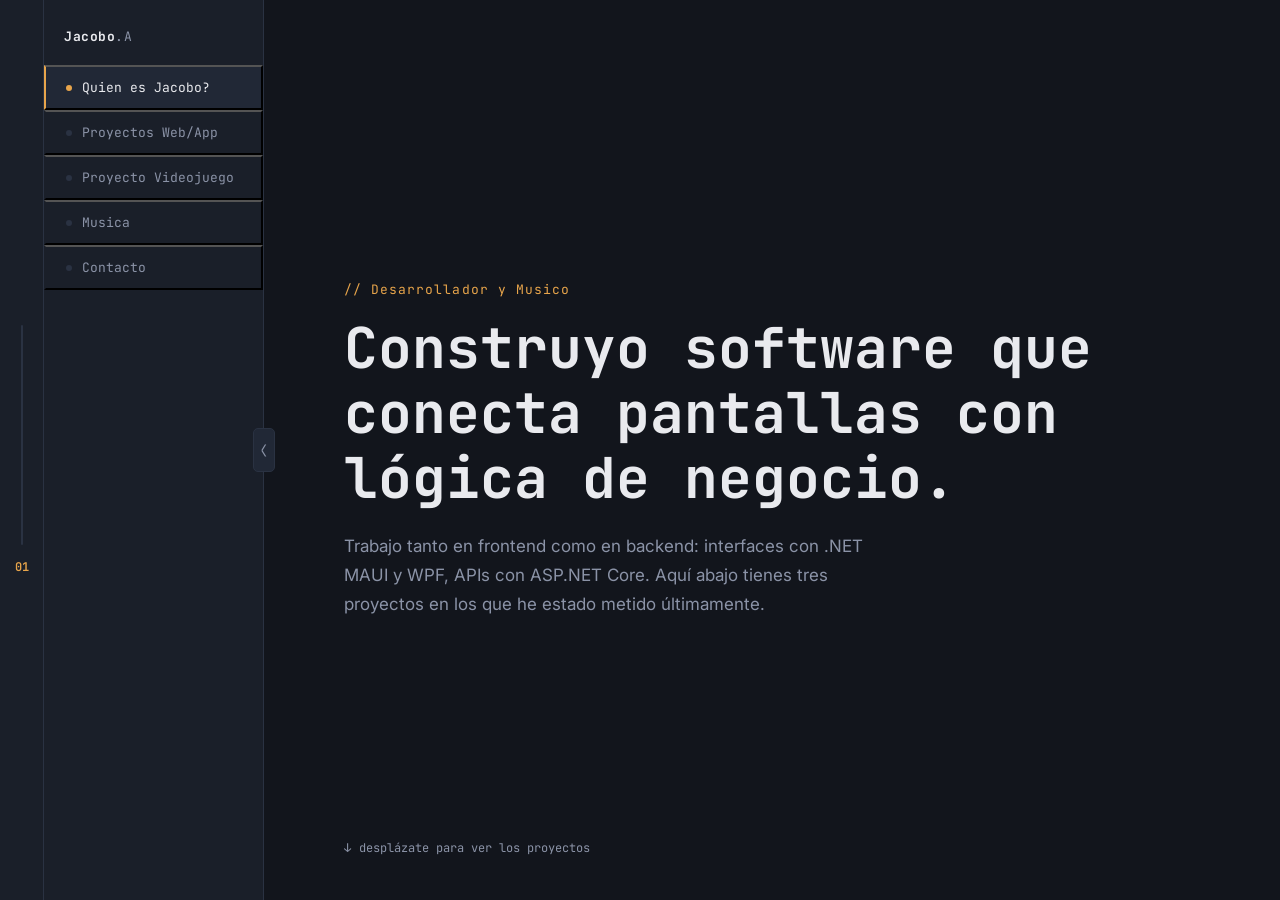
<file: index.html>
<!DOCTYPE html>
<html lang="es-es">
<head>
<meta charset="UTF-8">
<meta name="viewport" content="width=device-width, initial-scale=1.0">
<title>Jacobo A. Proyectos</title>
<link rel="preconnect" href="https://fonts.googleapis.com">
<link rel="stylesheet" href="Views/CSS/index.css">
<link rel="icon" href="Images/Logo.ico" type="image/x-icon">
<link rel="preconnect" href="https://fonts.gstatic.com" crossorigin>
<link href="https://fonts.googleapis.com/css2?family=JetBrains+Mono:wght@400;500;600;700&family=Inter:wght@400;500;600&display=swap" rel="stylesheet">
<meta name="description" content="Portafolio de Jacobo Álvarez Delgado: desarrollador .NET MAUI/WASP, .net,.net maui, maui, HTML, html, PHP, php, CSS, JS, JavaScript, javaScript,javascript, creador de videojuegos Unity y músico autodidacta.">
<meta property="og:title" content="Jacobo A. Proyectos">
<meta property="og:description" content="Portafolio de desarrollador y músico">
<meta property="og:image" content="https://jacoboalvarez.github.io/JacoboALV/Images/Logo.png">
<meta property="og:url" content="https://jacoboalvarez.github.io/JacoboALV/index.html#home">
<meta property="og:type" content="website">
<meta name="twitter:card" content="summary_large_image">
<meta name="twitter:title" content="Jacobo A. Proyectos">
<meta name="twitter:description" content="Portafolio de desarrollador y músico">
<meta name="twitter:image" content="https://jacoboalvarez.github.io/JacoboALV/Images/Logo.png">
<script type="application/ld+json">
{
  "@context": "https://schema.org",
  "@type": "Person",
  "name": "Jacobo Álvarez Delgado",
  "url": "https://jacoboalvarez.github.io/JacoboALV/",
  "sameAs": [
    "https://github.com/JacoboAlvarez",
    "https://www.linkedin.com/in/jacobo-alvarez-delgado-"
  ],
  "occupation": "Software Developer / Music Producer",
  "address": {
    "@type": "Alcala de Henares",
    "addressLocality": "Madrid / Alcala de Henares"
  }
}
</script>
</head>
<body>
<!-- TODO:
CAMBIAR RUTAS DE LAS IMAGENES DE VIDEOJUEGOS DE PROYECTOS 
-->
  <div class="gutter">
    <div class="rule" id="rule"></div>
    <div class="num" id="lineNum">01</div>
  </div>

  <nav class="tabstrip" id="tabstrip">
    <div class="brand"><b>Jacobo</b>.A</div>
    <button class="tab active" data-target="home"><span class="dot"></span>Quien es Jacobo?</button>
    <button class="tab" data-target="salovet"><span class="dot"></span>Proyectos Web/App</button>
    <button class="tab" data-target="futballance"><span class="dot"></span>Proyecto Videojuego</button>
    <button class="tab" data-target="softphone"><span class="dot"></span>Musica</button>
    <button class="tab" data-target="contacto"><span class="dot"></span>Contacto</button>
  </nav>

  <button class="sidebar-toggle" id="sidebarToggle" aria-label="Contraer barra lateral" aria-expanded="true">⟨</button>

  <main class="scroller" id="scroller">

    <!-- 1. QUIEN ES JACOBO -->
    <section class="panel" id="home">
      <div>
        <div class="eyebrow">// Desarrollador y Musico </div>
        <h1>Construyo software que conecta pantallas con lógica de negocio.</h1>
        <p class="lede">Trabajo tanto en frontend como en backend: interfaces con .NET MAUI y WPF, APIs con ASP.NET Core. Aquí abajo tienes tres proyectos en los que he estado metido últimamente.</p>
      </div>
      <div class="scroll-hint"><span class="arrow">↓</span> desplázate para ver los proyectos</div>
    </section>

    <!-- 2. PROYECTOS WEB -->
    <section class="panel" id="salovet">
      <div class="content-grid">
        <div>
          <div class="eyebrow">Proyectos Web/App</div>
          <h2>Proyectos</h2>
          <span class="tag">.NET MAUI + ASP.NET Core + Java </span>
          <ul class="facts">
            <li>App de gestión veterinaria, con frontend en MAUI y API en ASP.NET Core, con integracion de IA</li>
            <li>Aplicacion de Gestion de Inventario de Pequeñas Empresas</li>
            <li>Pagina Web de Sistema de Comunicacion Cerrado seguro privado para grupos</li>
            <li>Aplicacion de tipo SoftPhone para comunicacion de Centralita >>> Clientes</li>
          </ul>
        </div>
        <div class="code-card">
          <div class="file">JacoboA.zip</div>
          <div><span class="kw">public class</span> 2025-2026</div>
          <div>{</div>
          <div>&nbsp;&nbsp;Akihabara Market ✓</div>
          <div>&nbsp;&nbsp;Salovet ✓</div>
          <div>&nbsp;&nbsp;J-SEND ⌛</div>
          <div>&nbsp;&nbsp;SoftPhone ✓</div>
          <div>}</div>
        </div>
      </div>
      <a class="ver-mas" href="Views/proyectos.html">Ver más →</a>
    </section>

    <!-- 3. PROYECTOS DE VIDEOJOGO -->
    <section class="panel" id="futballance">
      <div class="content-grid">
        <div>
          <div class="eyebrow">Proyectos de Videojuegos</div>
          <h2>Videojuegos</h2>
          <span class="tag">Unity + C# + SpriteMaker</span>
          <ul class="facts">
            <li>Videojuegos tipo Plataformas</li>
            <li>Creacion y Animacion de Sprites</li>
            <li>Creativa de Narracion de Historias</li>
          </ul>
        </div>
        <div class="code-card">
          <div><span class="kw">public games</span> 2025-2026</div>
          <div>{</div>
          <div>&nbsp;&nbsp;Leaf Knight ✓</div>
          <div>&nbsp;&nbsp;La Niebla ⌛</div>
          <div>}</div>
        </div>
      </div>
      <a class="ver-mas" href="Views/videojuegos.html">Ver más →</a>
    </section>

    <!-- 4. Musica -->
    <section class="panel" id="softphone">
      <div class="content-grid">
        <div>
          <div class="eyebrow">Proyecto Musica</div>
          <h2>Musica</h2>
          <span class="tag">FL Studio + Guitar + Bass + Drums </span>
          <ul class="facts">
            <li>Autodidacta</li>
            <li>Sistema completo de grabacion de instrumentos de cuerda</li>
            <li>Creacion de Canciones abarcando distintos generos</li>
          </ul>
        </div>
        <div class="code-card">
          <div class="file">Musica</div>
          <div>&lt;<b>Discos</b>&gt;</div>
          <div>&nbsp;&nbsp;&lt;DESAHOGO&gt;</div>
             <div>&nbsp;&nbsp;&nbsp;&lt;3/4 : "AL final la conoci, Cadenas de Agosto, Desahogo, ?&gt;</div>
          <div>&nbsp;&nbsp;&lt;DESAHOGO/&gt;</div>
          <div>&nbsp;&nbsp;&lt;DEATH MACHINE&gt;</div>
            <div>&nbsp;&nbsp;&nbsp;&lt;1/4 : "InstaKill, Death Machine, ?  , ?&gt;</div>
          <div>&nbsp;&nbsp;&lt;DEATH MACHINE/&gt;</div>
          <div>&nbsp;&nbsp;&lt;SILENT CRISIS&gt;</div>
            <div>&nbsp;&nbsp;&nbsp;&lt;2/7 : "Begins, Troops of Doom,&gt;</div>
          <div>&nbsp;&nbsp;&lt;SILENT CRISIS/&gt;</div>
          <div>&lt;<b>Discos</b>/&gt;</div>
        </div>
      </div>
      <a class="ver-mas" href="Views/musica.html">Ver más →</a>
    </section>

    <!-- 5. CONTACTO -->
    <section class="panel" id="contacto">
      <div class="contact-grid">
        <div>
          <div class="eyebrow">// Contactame y Hablemos</div>
          <h2>Contacto</h2>
          <p class="lede">¿Tienes un proyecto entre manos o quieres hablar de alguno de estos? Escríbeme.</p>
          <div class="contact-list">
            <a href="mailto:jacobo.alvarez.delgado@gmail.com"><span>Email</span><span class="label">jacobo.alvarez.delgado@gmail.com</span></a>
            <a href="https://github.com/JacoboAlvarez" target="_blank" rel="noopener"><span>GitHub</span><span class="label">/JacoboAlvarez</span></a>
            <a href="https://www.linkedin.com/in/jacobo-alvarez-delgado-/" target="_blank" rel="noopener"><span>LinkedIn</span><span class="label">/in/Jacobo-Alvarez-Delgado</span></a>
          </div>
        </div>
        <div class="contact-img">
          <img src="Images/Foto.jpeg" alt="Foto de Jacobo" class="contact-photo" oncontextmenu="return false;">
        </div>
      </div>
    </section>

  </main>

<script>
  const sections = Array.from(document.querySelectorAll('.panel'));
  const tabs = Array.from(document.querySelectorAll('.tab'));
  const rule = document.getElementById('rule');
  const lineNum = document.getElementById('lineNum');

  const setActive = (id, index) => {
    tabs.forEach(t => t.classList.toggle('active', t.dataset.target === id));
    const pct = (index / (sections.length - 1)) * 100;
    rule.style.setProperty('--fill', pct + '%');
    lineNum.textContent = String(index + 1).padStart(2, '0');
  };

  const observer = new IntersectionObserver((entries) => {
    entries.forEach(entry => {
      if (entry.isIntersecting) {
        entry.target.classList.add('visible');
        const index = sections.indexOf(entry.target);
        setActive(entry.target.id, index);
      }
    });
  }, { root: document.getElementById('scroller'), threshold: 0.1 });

  sections.forEach(s => observer.observe(s));

  tabs.forEach(tab => {
    tab.addEventListener('click', () => {
      document.getElementById(tab.dataset.target).scrollIntoView({ behavior: 'smooth' });
    });
  });

  // ---------- Sidebar retráctil ----------
  const sidebarToggle = document.getElementById('sidebarToggle');
  sidebarToggle.addEventListener('click', () => {
    const collapsed = document.body.classList.toggle('sidebar-collapsed');
    sidebarToggle.textContent = collapsed ? '⟩' : '⟨';
    sidebarToggle.setAttribute('aria-expanded', String(!collapsed));
    sidebarToggle.setAttribute('aria-label', collapsed ? 'Expandir barra lateral' : 'Contraer barra lateral');
  });
</script>
</body>
</html>
</file>
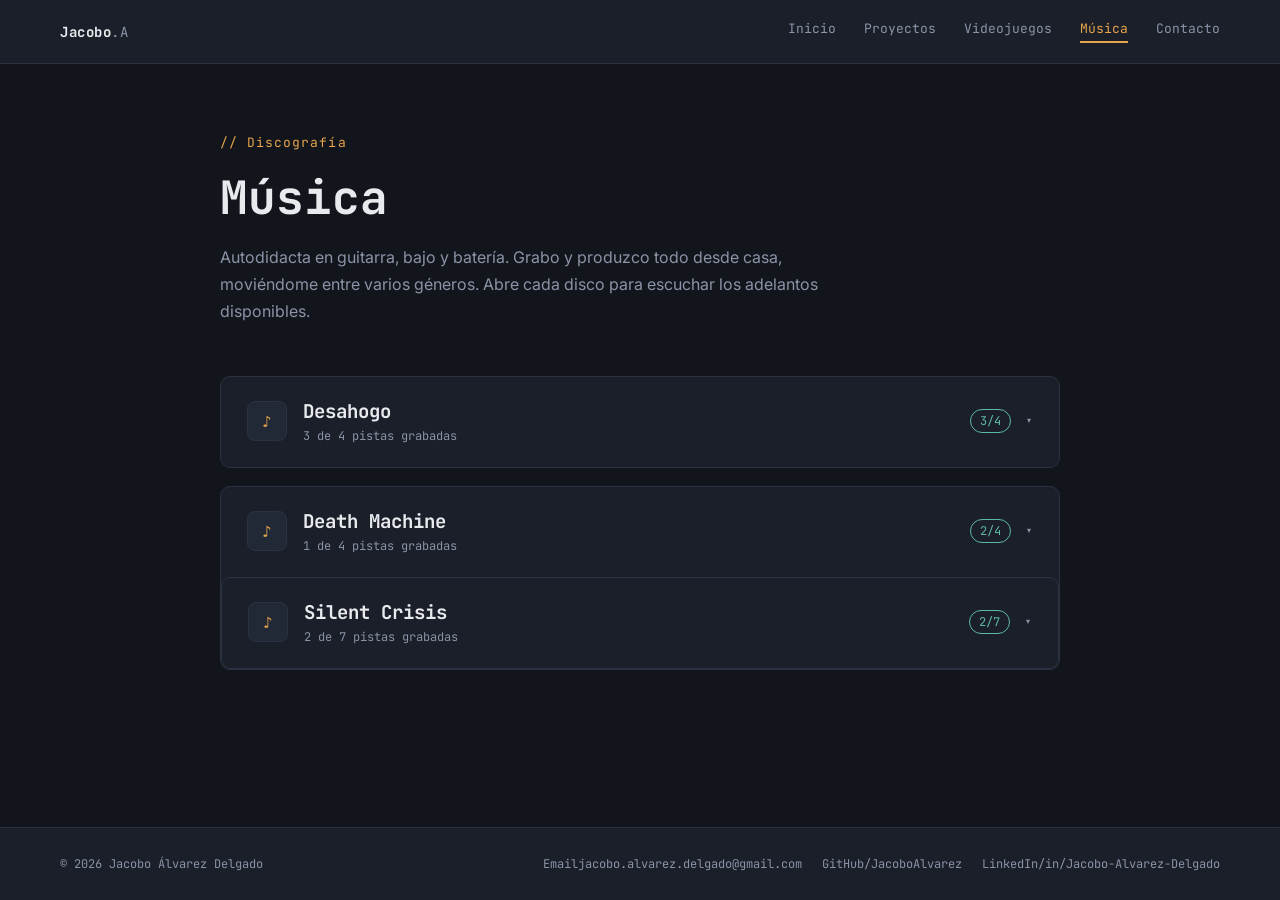
<file: Views/musica.html>
<!DOCTYPE html>
<html lang="es-es">
<head>
<meta charset="UTF-8">
<meta name="viewport" content="width=device-width, initial-scale=1.0">
<title>Jacobo A. — Música</title>
<link rel="preconnect" href="https://fonts.googleapis.com">
<link rel="icon" href="../Images/Logo.ico" type="image/x-icon">
<link rel="preconnect" href="https://fonts.gstatic.com" crossorigin>
<link href="https://fonts.googleapis.com/css2?family=JetBrains+Mono:wght@400;500;600;700&family=Inter:wght@400;500;600&display=swap" rel="stylesheet">
<link rel="stylesheet" href="CSS/musica.css">
<meta name="description" content="Portafolio de Jacobo Álvarez Delgado: desarrollador .NET MAUI/WASP, creador de videojuegos Unity y músico autodidacta.">
<meta property="og:title" content="Jacobo A. Proyectos">
<meta property="og:description" content="Portafolio de desarrollador y músico">
<meta property="og:image" content="https://tudominio.com/Images/Logo.png">
<meta property="og:url" content="https://tudominio.com/">
<meta property="og:type" content="website">
<meta name="twitter:card" content="summary_large_image">
<meta name="twitter:title" content="Jacobo A. Proyectos">
<meta name="twitter:description" content="Portafolio de desarrollador y músico">
<meta name="twitter:image" content="https://tudominio.com/Images/Logo.png">
<script type="application/ld+json">
{
  "@context": "https://schema.org",
  "@type": "Person",
  "name": "Jacobo Álvarez Delgado",
  "url": "https://tudominio.com/",
  "sameAs": [
    "https://github.com/JacoboAlvarez",
    "https://www.linkedin.com/in/jacobo-alvarez-delgado-"
  ],
  "occupation": "Software Developer / Music Producer",
  "address": {
    "@type": "PostalAddress",
    "addressLocality": "Tu Ciudad"
  }
}
</script>
</head>
<body>

  <header>
    <a class="brand" href="../index.html"><b>Jacobo</b>.A</a>
    <nav>
      <a href="../index.html">Inicio</a>
      <a href="proyectos.html">Proyectos</a>
      <a href="videojuegos.html">Videojuegos</a>
      <a href="musica.html" class="current">Música</a>
      <a href="../index.html#contacto">Contacto</a>
    </nav>
  </header>

  <main>
    <div class="page-eyebrow">// Discografía</div>
    <h1>Música</h1>
    <p class="lede">Autodidacta en guitarra, bajo y batería. Grabo y produzco todo desde casa, moviéndome entre varios géneros. Abre cada disco para escuchar los adelantos disponibles.</p>

    <div class="albums">

      <!-- DESAHOGO -->
      <div class="album">
        <button class="album-header" data-album="desahogo">
          <div class="left">
            <div class="icon">♪</div>
            <div>
              <h2>Desahogo</h2>
              <div class="meta">3 de 4 pistas grabadas</div>
            </div>
          </div>
          <div style="display:flex;align-items:center;gap:14px;">
            <span class="badge">3/4</span>
            <span class="chevron">▾</span>
          </div>
        </button>
        <div class="album-body">
          <p class="album-desc">Primer disco en conjunto a mi banda de musica "Werewolf" acompañado de Adrian y Marcos, guitarrista y bajista correspondientes de la banda.
            Es un disco con un estilo Nu-Metal con inspiracion del Heavy Metal. Una forma directa de presentarnos
          </p>

          <div class="track">
            <div class="track-title"><span><span class="num">01</span>Al final la conocí</span></div>
            <audio class="preview-audio" controls controlsList="nodownload noremoteplayback" preload="none" src="../Audio/D2esahogho.mp3"></audio>
          </div>

          <div class="track">
            <div class="track-title"><span><span class="num">02</span>Cadenas de Agosto</span></div>
            <audio class="preview-audio" controls controlsList="nodownload noremoteplayback" preload="none" src="../Audio/desahogo-02.mp3"></audio>
          </div>

          <div class="track">
            <div class="track-title"><span><span class="num">03</span>Desahogo</span></div>
            <audio class="preview-audio" controls controlsList="nodownload noremoteplayback" preload="none" src="../Audio/Desahogho.mp3"></audio>
          </div>

          <div class="track">
            <div class="track-title">
              <span><span class="num">04</span>Sin título</span>
              <span class="track-pending">próximamente</span>
            </div>
          </div>
        </div>
      </div>

      <!-- DEATH MACHINE -->
      <div class="album">
        <button class="album-header" data-album="death-machine">
          <div class="left">
            <div class="icon">♪</div>
            <div>
              <h2>Death Machine</h2>
              <div class="meta">1 de 4 pistas grabadas</div>
            </div>
          </div>
          <div style="display:flex;align-items:center;gap:14px;">
            <span class="badge">2/4</span>
            <span class="chevron">▾</span>
          </div>
        </button>
        <div class="album-body">
          <p class="album-desc">Disco más pesado y directo, con un ambiente mas oscuro y rapido, teniendo de inspiracion a grandes grupos del Trash,Death,Speed Metal.
            Un disco que junta caos y ritmo de una manera agresiva y sucia.
          </p>

          <div class="track">
            <div class="track-title"><span><span class="num">01</span>InstaKill</span></div>
            <audio class="preview-audio" controls controlsList="nodownload noremoteplayback" preload="none" src="../Audio/Instakill.mp3"></audio>
          </div>

          <div class="track">
            <div class="track-title"><span><span class="num">02</span>DeathMachine</span></div
          </div>
        </div>
      </div>

      <!-- SILENT CRISIS -->
      <div class="album">
        <button class="album-header" data-album="silent-crisis">
          <div class="left">
            <div class="icon">♪</div>
            <div>
              <h2>Silent Crisis</h2>
              <div class="meta">2 de 7 pistas grabadas</div>
            </div>
          </div>
          <div style="display:flex;align-items:center;gap:14px;">
            <span class="badge">2/7</span>
            <span class="chevron">▾</span>
          </div>
        </button>
        <div class="album-body">
          <p class="album-desc">El proyecto más ambicioso, todavía en marcha, en el exploro nuevas formas de entender y explorar la musica con otros ritmos y tipo de musica.
            Actualmente esta en proceso, pero siendo en el que mas activo esta el proceso de creacion.
          </p>

          <div class="track">
            <div class="track-title"><span><span class="num">01</span>Begins</span></div>
            <audio class="preview-audio" controls controlsList="nodownload noremoteplayback" preload="none" src="../Audio/Begins.mp3"></audio>
          </div>

          <div class="track">
            <div class="track-title"><span><span class="num">02</span>Troops of Doom</span></div>
            <audio class="preview-audio" controls controlsList="nodownload noremoteplayback" preload="none" src="../Audio/silentcrisis-02.mp3"></audio>
          </div>

          <div class="track">
            <div class="track-title">
              <span><span class="num">03 – 07</span>Sin título</span>
              <span class="track-pending">próximamente</span>
            </div>
          </div>
        </div>
      </div>

    </div>
  </main>

  <footer>
    <span>© 2026 Jacobo Álvarez Delgado</span>
    <div class="socials">
  <a href="mailto:jacobo.alvarez.delgado@gmail.com">
    <span>Email</span><span class="label">jacobo.alvarez.delgado@gmail.com</span>
  </a>
   <a href="https://github.com/JacoboAlvarez" target="_blank" rel="noopener"><span>GitHub</span><span class="label">/JacoboAlvarez</span></a>
  <a href="https://www.linkedin.com/in/jacobo-alvarez-delgado-/" target="_blank" rel="noopener"><span>LinkedIn</span><span class="label">/in/Jacobo-Alvarez-Delgado</span></a>  
    </div>
  </footer>

  <script>

    const LIMITE_SEGUNDOS = 30;

    document.querySelectorAll('.album-header').forEach(btn => {
      btn.addEventListener('click', () => {
        const album = btn.closest('.album');
        const body = album.querySelector('.album-body');
        const isOpen = album.classList.contains('open');

        if (isOpen) {
          album.classList.remove('open');
          body.style.maxHeight = null;
        } else {
          album.classList.add('open');
          body.style.maxHeight = body.scrollHeight + 'px';
        }
      });
    });

    document.querySelectorAll('.preview-audio').forEach(audio => {
      // Bloquea el menú contextual (clic derecho) para evitar "Guardar audio como..."
      audio.addEventListener('contextmenu', e => e.preventDefault());

      // Corta la reproducción al llegar al límite de segundos
      audio.addEventListener('timeupdate', () => {
        if (audio.currentTime >= LIMITE_SEGUNDOS) {
          audio.pause();
          audio.currentTime = 0;
        }
      });
    });
  </script>
</body>
</html>
</file>
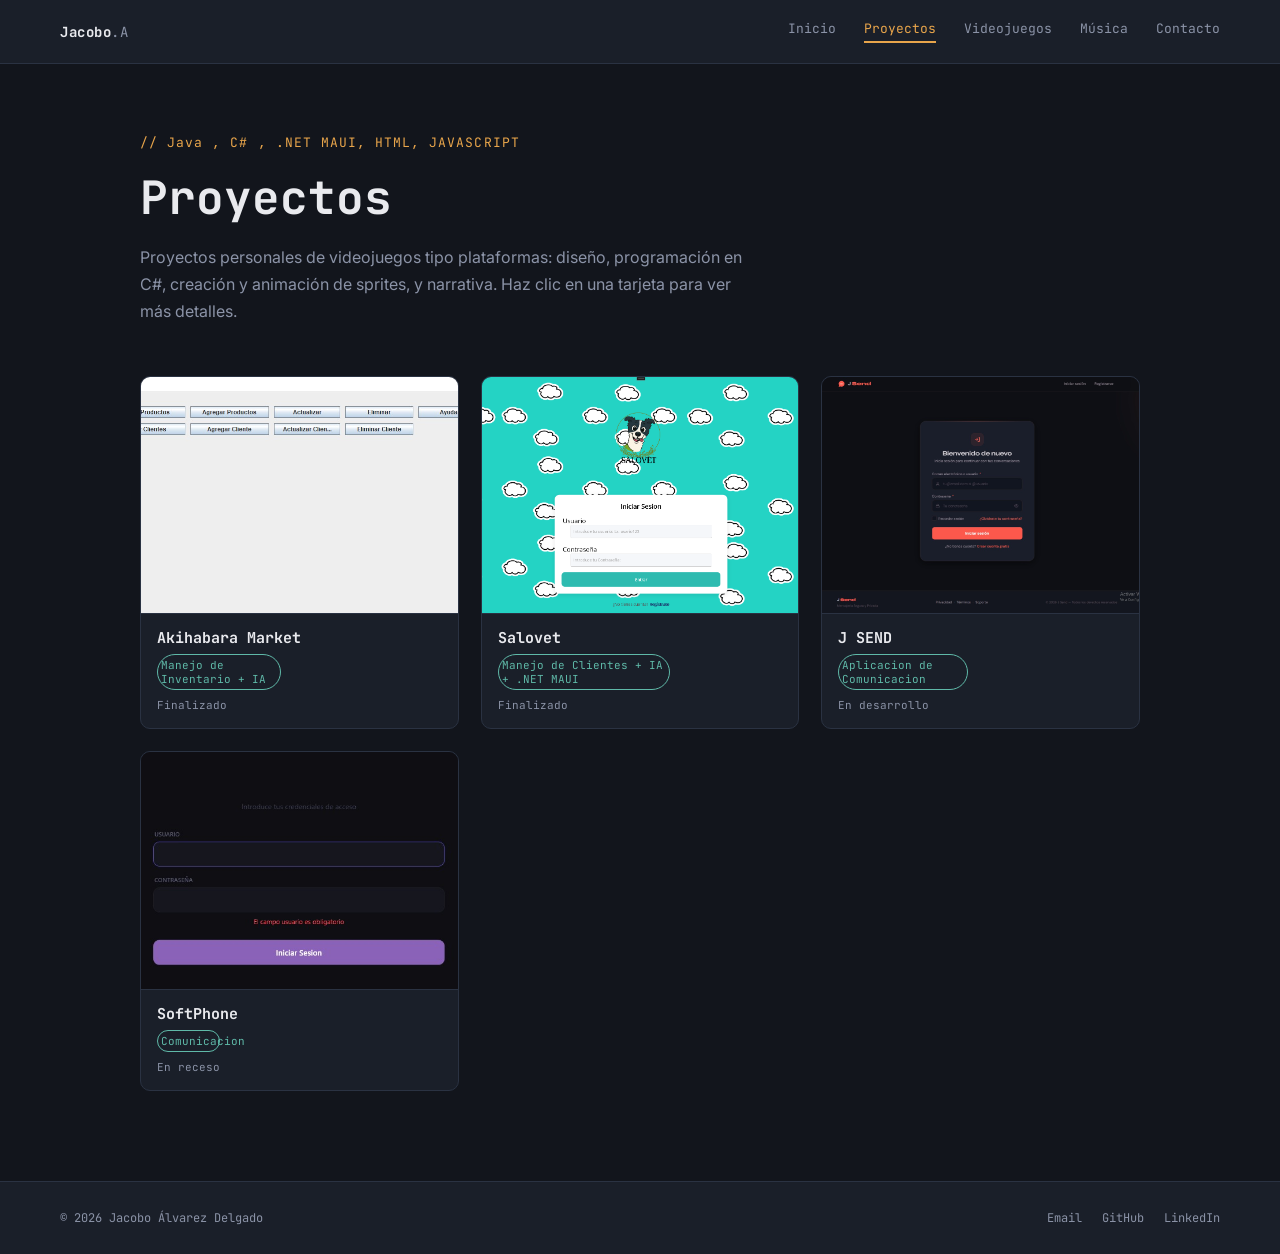
<file: Views/proyectos.html>
<!doctype html>
<html lang="es-es">
  <head>
    <meta charset="UTF-8" />
    <meta name="viewport" content="width=device-width, initial-scale=1.0" />
    <title>Jacobo A. — Proyectos</title>
    <link rel="preconnect" href="https://fonts.googleapis.com" />
    <link rel="preconnect" href="https://fonts.gstatic.com" crossorigin />
    <link
      href="https://fonts.googleapis.com/css2?family=JetBrains+Mono:wght@400;500;600;700&family=Inter:wght@400;500;600&display=swap"
      rel="stylesheet"
    />
    <link rel="stylesheet" href="CSS/proyectos.css" />
    <link rel="shortcut icon" href="../Images/Logo.ico" type="image/x-icon" />
    <meta
      name="description"
      content="Portafolio de Jacobo Álvarez Delgado: desarrollador .NET MAUI/WASP, creador de videojuegos Unity y músico autodidacta."
    />
    <meta property="og:title" content="Jacobo A. Proyectos" />
    <meta
      property="og:description"
      content="Portafolio de desarrollador y músico"
    />
    <meta property="og:image" content="../Images/Logo.png" />
    <meta property="og:url" content="https://tudominio.com/" />
    <meta property="og:type" content="website" />
    <meta name="twitter:card" content="summary_large_image" />
    <meta name="twitter:title" content="Jacobo A. Proyectos" />
    <meta
      name="twitter:description"
      content="Portafolio de desarrollador y músico"
    />
    <meta name="twitter:image" content="../Images/Logo.png" />
    <script type="application/ld+json">
      {
        "@context": "https://schema.org",
        "@type": "Person",
        "name": "Jacobo Álvarez Delgado",
        "url": "https://tudominio.com/",
        "sameAs": [
          "https://github.com/JacoboAlvarez",
          "https://www.linkedin.com/in/jacobo-alvarez-delgado-"
        ],
        "occupation": "Software Developer / Music Producer",
        "address": {
          "@type": "PostalAddress",
          "addressLocality": "Tu Ciudad"
        }
      }
    </script>
  </head>
  <body>
    <header>
      <a class="brand" href="../index.html"><b>Jacobo</b>.A</a>
      <nav>
        <a href="../index.html#home">Inicio</a>
        <a href="proyectos.html" class="current">Proyectos</a>
        <a href="videojuegos.html">Videojuegos</a>
        <a href="musica.html">Música</a>
        <a href="../index.html#contacto">Contacto</a>
      </nav>
    </header>

    <main>
      <div class="page-eyebrow">// Java , C# , .NET MAUI, HTML, JAVASCRIPT</div>
      <h1>Proyectos</h1>
      <p class="lede">
        Proyectos personales de videojuegos tipo plataformas: diseño,
        programación en C#, creación y animación de sprites, y narrativa. Haz
        clic en una tarjeta para ver más detalles.
      </p>

      <div class="games-grid">
        <button class="game-card" data-game="AKB">
          <div
            class="thumb"
            style="background-image: url(&quot;../Images2/AM-1.jpeg&quot;)"
          ></div>
          <div class="info">
            <h3>Akihabara Market</h3>
            <span class="type">Manejo de Inventario + IA</span>
            <div class="status">Finalizado</div>
          </div>
        </button>

        <button class="game-card" data-game="SLV">
          <div
            class="thumb"
            style="background-image: url(&quot;../Images2/SV-1.png&quot;)"
          ></div>
          <div class="info">
            <h3>Salovet</h3>
            <span class="type">Manejo de Clientes + IA + .NET MAUI</span>
            <div class="status">Finalizado</div>
          </div>
        </button>

        <button class="game-card" data-game="JSD">
          <div
            class="thumb"
            style="background-image: url(&quot;../Images2/JS-1.jpeg&quot;)"
          ></div>
          <div class="info">
            <h3>J SEND</h3>
            <span class="type">Aplicacion de Comunicacion</span>
            <div class="status">En desarrollo</div>
          </div>
        </button>

        <button class="game-card" data-game="SPH">
          <div
            class="thumb"
            style="background-image: url(&quot;../Images2/SF-1.jpeg&quot;)"
          ></div>
          <div class="info">
            <h3>SoftPhone</h3>
            <span class="type">Comunicacion</span>
            <div class="status">En receso</div>
          </div>
        </button>
      </div>
    </main>

    <footer>
      <span>© 2026 Jacobo Álvarez Delgado</span>
      <div class="socials">
        <a href="mailto:jacobo.alvarez.delgado@gmail.com">Email</a>
        <a
          href="https://github.com/JacoboAlvarez"
          target="_blank"
          rel="noopener"
          >GitHub</a
        >
        <a
          href="https://www.linkedin.com/in/jacobo-alvarez-delgado-/"
          target="_blank"
          rel="noopener"
          >LinkedIn</a
        >
      </div>
    </footer>

        <!-- ---------- Modal ---------- -->
    <div class="modal-backdrop" id="modalBackdrop">
      <div
        class="modal-window"
        role="dialog"
        aria-modal="true"
        aria-labelledby="modalTitle"
      >
        <div class="modal-titlebar">
          <div class="dots"><span></span><span></span><span></span></div>
          <div class="filename" id="modalFilename">juego.exe</div>
          <button class="modal-close" id="modalClose" aria-label="Cerrar">
            ✕
          </button>
        </div>

        <div class="carousel">
          <div class="modal-carousel">
            <div class="carousel-track" id="carouselTrack"></div>
          </div>
          <button
            class="carousel-btn prev"
            id="carouselPrev"
            aria-label="Anterior"
          >
            ‹
          </button>
          <button
            class="carousel-btn next"
            id="carouselNext"
            aria-label="Siguiente"
          >
            ›
          </button>
          <div class="carousel-dots" id="carouselDots"></div>
        </div>

        <div class="modal-body">
          <div class="title" id="modalTitle"></div>
          <div class="type" id="modalType"></div>
          <div class="desc" id="modalDesc"></div>
          <ul id="modalFacts"></ul>
        </div>
      </div>
    </div>

    <script>
      const games = {
        AKB: {
          title: "Akihabara Market",
          type: "Administracion",
          filename: "AkihabaraMarket.exe",
          images: [
            { type: "image", src: "../Images2/AM-1.jpeg" },
            { type: "image", src: "../Images2/AM-2.jpeg" },
            { type: "image", src: "../Images2/AM-3.jpeg" },
            { type: "image", src: "../Images2/AM-4.jpeg" },
          ],
          desc: "Aplicacion de Administacion de Inventaerio, dedicada a una tienda de estilo anime, con una IA implementada para facilitar su uso.",
          facts: [
            "Motor: Java, Java Swing, SpringBooot, SQL",
            "Estado: en desarrollo",
            "Fecha: 2022",
          ],
        },
        SLV: {
          title: "Salovet",
          type: "Administracion",
          filename: "Salovet.exe",
          images: [
            { type: "image", src: "../Images2/SV-1.png" },
            { type: "video", src: "https://youtu.be/yV-odU6UURw" },
            { type: "image", src: "../Images2/SV-2.png" },
            { type: "image", src: "../Images2/SV-3.png" },
          ],
          desc: "Aplicacion de Administracion Veterinaria pensada para cualquier tipo de veterinaria, con aplicacion movil para mantener una comunicacion mas clara y sencilla, teniendo su apartado de sobremesa para los profesionales \n",
          facts: [
            "Motor: .NET , .NET MAUI, PostgreSQL, Swagger",
            "Estado: Finalizado",
            "Fecha: 2026",
          ],
        },
        JSD: {
          title: "J-SEND",
          type: "Comunicación",
          filename: "www.JSend.com",
          images: [
            { type: "image", src: "../Images2/JS-1.jpeg" },
            { type: "image", src: "../Images2/JS-2.jpeg" },
            { type: "image", src: "../Images2/JS-3.jpeg" },
          ],
          desc: "Pagina web de comunicacion de puerto a puerto de forma segura, Jsend va a ser una herramienta de comunicacion 100% segura, con multiples sistemas de seguridad para mantener la integridad de neustros datos",
          facts: [
            "Motor: HTML, CSS, JS, Python, FastAPi",
            "Estado: en desarrollo",
            "Fecha: 2026-Actualidad",
          ],
        },
        SPH: {
          title: "SoftPhone",
          type: "Comunicación",
          filename: "SoftPhone.exe",
          images: [
            { type: "image", src: "../Images2/SF-1.jpeg" },
            { type: "image", src: "../Images2/SF-2.jpeg" },
            { type: "image", src: "../Images2/SF-3.jpeg" },
          ],
          desc: "Descripción del cuarto proyecto. Sustituye este texto e imágenes por las tuyas.",
          facts: [
            "Motor: Unity + C#",
            "Sprites creados y animados con SpriteMaker",
            "Estado: en desarrollo",
          ],
        },
      };

      const body = document.body;
      const backdrop = document.getElementById("modalBackdrop");
      const modalTitle = document.getElementById("modalTitle");
      const modalType = document.getElementById("modalType");
      const modalDesc = document.getElementById("modalDesc");
      const modalFacts = document.getElementById("modalFacts");
      const modalFilename = document.getElementById("modalFilename");

      const carouselTrack = document.getElementById("carouselTrack");
      const carouselDots = document.getElementById("carouselDots");
      const carouselPrev = document.getElementById("carouselPrev");
      const carouselNext = document.getElementById("carouselNext");

      let currentImages = [];
      let currentIndex = 0;

      // Convierte cualquier URL de YouTube (youtu.be, watch?v=, embed) en una URL de embed válida
      function getYouTubeEmbedUrl(url) {
        let videoId = "";
        try {
          const u = new URL(url);
          if (u.hostname.includes("youtu.be")) {
            videoId = u.pathname.slice(1);
          } else if (u.hostname.includes("youtube.com")) {
            if (u.pathname.startsWith("/embed/")) {
              videoId = u.pathname.split("/embed/")[1];
            } else {
              videoId = u.searchParams.get("v");
            }
          }
        } catch (e) {
          videoId = "";
        }
        return `https://www.youtube.com/embed/${videoId}?rel=0`;
      }

      function pauseAllVideos() {
        // Los iframes de YouTube no se pueden pausar directamente sin la API,
        // así que los recargamos (quitando el src) para detener la reproducción.
        carouselTrack.querySelectorAll("iframe").forEach((f) => {
          const src = f.src;
          f.src = src;
        });
      }

      function renderCarousel() {
        carouselTrack.style.transform = `translateX(-${currentIndex * 100}%)`;
        document.querySelectorAll(".carousel-dots span").forEach((dot, i) => {
          dot.classList.toggle("active", i === currentIndex);
        });
      }

      function goTo(index) {
        pauseAllVideos();
        currentIndex = (index + currentImages.length) % currentImages.length;
        renderCarousel();
      }

      function openModal(key) {
        const g = games[key];
        if (!g) return;

        modalTitle.textContent = g.title;
        modalType.textContent = g.type;
        modalDesc.textContent = g.desc;
        modalFilename.textContent = g.filename;

        modalFacts.innerHTML = "";
        g.facts.forEach((f) => {
          const li = document.createElement("li");
          li.textContent = f;
          modalFacts.appendChild(li);
        });

        // Construir carrusel, saltando videos que todavía no tienen enlace
        currentImages = g.images.filter(
          (item) => item.type !== "video" || item.src,
        );
        currentIndex = 0;

        carouselTrack.innerHTML = "";
        currentImages.forEach((item) => {
          const slide = document.createElement("div");
          slide.className = "carousel-slide";

          if (item.type === "video") {
            const iframe = document.createElement("iframe");
            iframe.src = getYouTubeEmbedUrl(item.src);
            iframe.title = "Video del proyecto";
            iframe.frameBorder = "0";
            iframe.allow =
              "accelerometer; autoplay; clipboard-write; encrypted-media; gyroscope; picture-in-picture; web-share";
            iframe.referrerPolicy = "strict-origin-when-cross-origin";
            iframe.allowFullscreen = true;
            slide.appendChild(iframe);
          } else {
            slide.style.backgroundImage = `url('${item.src}')`;
          }

          carouselTrack.appendChild(slide);
        });
        carouselDots.innerHTML = "";
        currentImages.forEach((_, i) => {
          const dot = document.createElement("span");
          dot.addEventListener("click", () => goTo(i));
          carouselDots.appendChild(dot);
        });

        // Ocultar flechas/puntos si solo hay una imagen
        const single = currentImages.length <= 1;
        carouselPrev.style.display = single ? "none" : "flex";
        carouselNext.style.display = single ? "none" : "flex";
        carouselDots.style.display = single ? "none" : "flex";

        renderCarousel();
        body.classList.add("modal-open");
      }

      function closeModal() {
        pauseAllVideos();
        body.classList.remove("modal-open");
      }

      document.querySelectorAll(".game-card").forEach((card) => {
        card.addEventListener("click", () => openModal(card.dataset.game));
      });

      carouselPrev.addEventListener("click", () => goTo(currentIndex - 1));
      carouselNext.addEventListener("click", () => goTo(currentIndex + 1));

      document
        .getElementById("modalClose")
        .addEventListener("click", closeModal);
      backdrop.addEventListener("click", (e) => {
        if (e.target === backdrop) closeModal();
      });
      document.addEventListener("keydown", (e) => {
        if (e.key === "Escape") closeModal();
        if (!body.classList.contains("modal-open")) return;
        if (e.key === "ArrowLeft") goTo(currentIndex - 1);
        if (e.key === "ArrowRight") goTo(currentIndex + 1);
      });
    </script>
  </body>
</html>
</file>
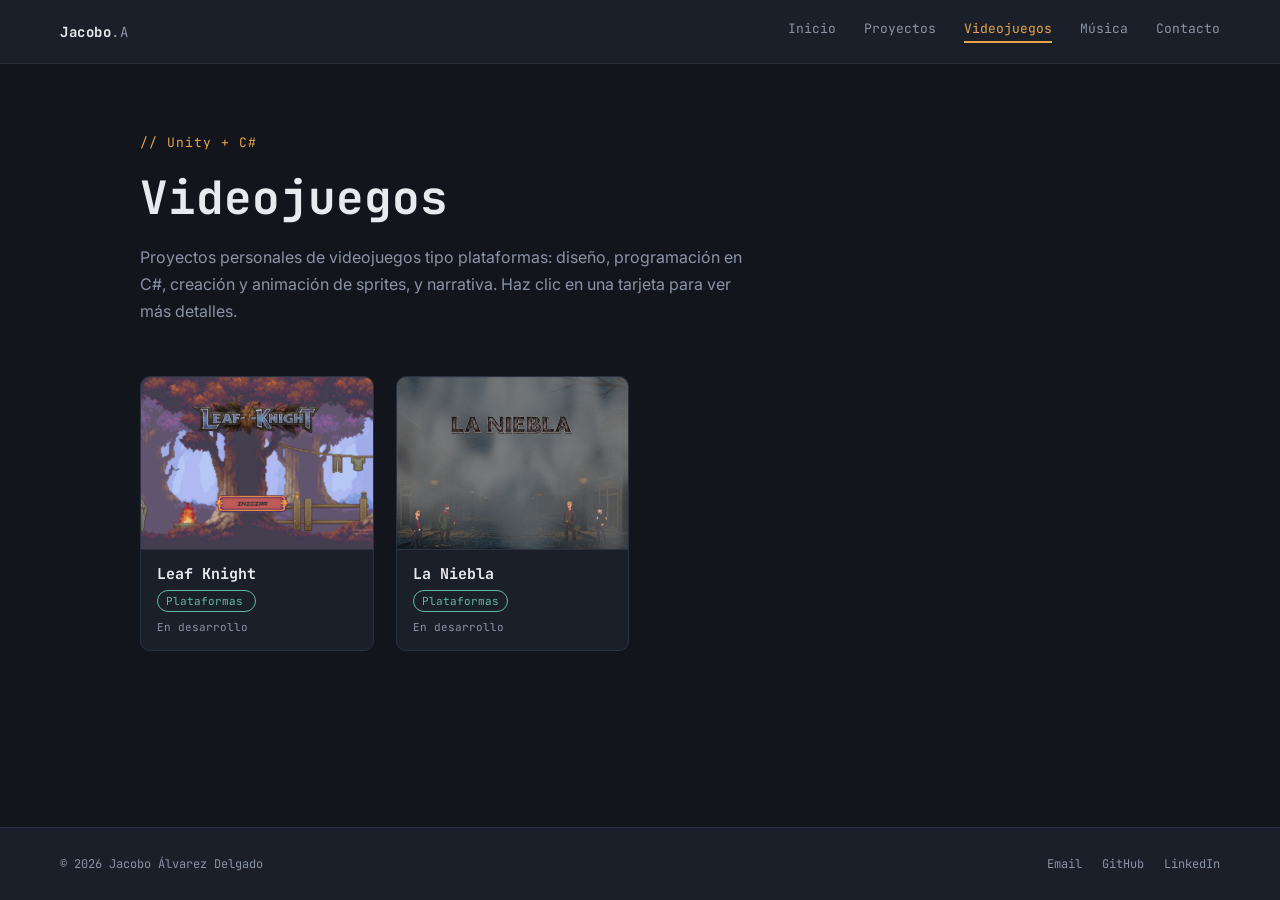
<file: Views/videojuegos.html>
<!doctype html>
<html lang="es-es">
  <head>
    <meta charset="UTF-8" />
    <meta name="viewport" content="width=device-width, initial-scale=1.0" />
    <title>Jacobo A. — Videojuegos</title>
    <link rel="preconnect" href="https://fonts.googleapis.com" />
    <link rel="preconnect" href="https://fonts.gstatic.com" crossorigin />
    <link
      href="https://fonts.googleapis.com/css2?family=JetBrains+Mono:wght@400;500;600;700&family=Inter:wght@400;500;600&display=swap"
      rel="stylesheet"
    />
    <link rel="stylesheet" href="CSS/videojuegos.css" />
    <link rel="shortcut icon" href="../Images/Logo.ico" type="image/x-icon" />
    <meta name="description" content="Portafolio de Jacobo Álvarez Delgado: desarrollador .NET MAUI/WASP, creador de videojuegos Unity y músico autodidacta.">
    <meta property="og:title" content="Jacobo A. Proyectos">
    <meta property="og:description" content="Portafolio de desarrollador y músico">
    <meta property="og:image" content="https://tudominio.com/Images/Logo.png">
    <meta property="og:url" content="https://tudominio.com/">
    <meta property="og:type" content="website">
    <meta name="twitter:card" content="summary_large_image">
    <meta name="twitter:title" content="Jacobo A. Proyectos">
    <meta name="twitter:description" content="Portafolio de desarrollador y músico">
    <meta name="twitter:image" content="https://tudominio.com/Images/Logo.png">
    <script type="application/ld+json">
{
  "@context": "https://schema.org",
  "@type": "Person",
  "name": "Jacobo Álvarez Delgado",
  "url": "https://tudominio.com/",
  "sameAs": [
    "https://github.com/JacoboAlvarez",
    "https://www.linkedin.com/in/jacobo-alvarez-delgado-"
  ],
  "occupation": "Software Developer / Music Producer",
  "address": {
    "@type": "PostalAddress",
    "addressLocality": "Tu Ciudad"
  }
}
</script>
  </head>
  <body>
    <header>
      <a class="brand" href="../index.html"><b>Jacobo</b>.A</a>
      <nav>
        <a href="../index.html#home">Inicio</a>
        <a href="proyectos.html">Proyectos</a>
        <a href="videojuegos.html" class="current">Videojuegos</a>
        <a href="musica.html">Música</a>
        <a href="../index.html#contacto">Contacto</a>
      </nav>
    </header>

    <main>
      <div class="page-eyebrow">// Unity + C#</div>
      <h1>Videojuegos</h1>
      <p class="lede">
        Proyectos personales de videojuegos tipo plataformas: diseño,
        programación en C#, creación y animación de sprites, y narrativa. Haz
        clic en una tarjeta para ver más detalles.
      </p>

      <div class="games-grid">
        <button class="game-card" data-game="leaf-knight">
          <div
            class="thumb"
            style="background-image: url(&quot;../Images/LK-MENU.jpeg&quot;)"
          ></div>
          <div class="info">
            <h3>Leaf Knight</h3>
            <span class="type">Plataformas</span>
            <div class="status">En desarrollo</div>
          </div>
        </button>

        <button class="game-card" data-game="la-niebla">
          <div
            class="thumb"
            style="background-image: url(&quot;../Images/LN-MENU.jpeg&quot;)"
          ></div>
          <div class="info">
            <h3>La Niebla</h3>
            <span class="type">Plataformas</span>
            <div class="status">En desarrollo</div>
          </div>
        </button>
      </div>
    </main>

    <footer>
      <span>© 2026 Jacobo Álvarez Delgado</span>
      <div class="socials">
        <a href="mailto:jacobo.alvarez.delgado@gmail.com">Email</a>
        <a href="https://github.com/JacoboAlvarez" target="_blank" rel="noopener"
          >GitHub</a
        >
        <a
          href="https://www.linkedin.com/in/jacobo-alvarez-delgado-/"
          target="_blank"
          rel="noopener"
          >LinkedIn</a
        >
      </div>
    </footer>

       <!-- ---------- Modal ---------- -->
    <div class="modal-backdrop" id="modalBackdrop">
      <div
        class="modal-window"
        role="dialog"
        aria-modal="true"
        aria-labelledby="modalTitle"
      >
        <div class="modal-titlebar">
          <div class="dots"><span></span><span></span><span></span></div>
          <div class="filename" id="modalFilename">juego.exe</div>
          <button class="modal-close" id="modalClose" aria-label="Cerrar">
            ✕
          </button>
        </div>

        <div class="carousel">
          <div class="modal-carousel">
            <div class="carousel-track" id="carouselTrack"></div>
          </div>
          <button
            class="carousel-btn prev"
            id="carouselPrev"
            aria-label="Anterior"
          >
            ‹
          </button>
          <button
            class="carousel-btn next"
            id="carouselNext"
            aria-label="Siguiente"
          >
            ›
          </button>
          <div class="carousel-dots" id="carouselDots"></div>
        </div>

        <div class="modal-body">
          <div class="title" id="modalTitle"></div>
          <div class="type" id="modalType"></div>
          <div class="desc" id="modalDesc"></div>
          <ul id="modalFacts"></ul>
        </div>
      </div>
    </div>

    <script>
      const games = {
        "leaf-knight": {
          title: "Leaf Knight",
          type: "Plataformas",
          filename: "LeafKnight.exe",
          images: [
            { type: "image", src: "../Images/LK-MENU.jpeg" },
            { type: "video", src: "https://youtu.be/Y0oPF7LG9EU" },
            { type: "image", src: "../Images/LK-1.jpeg" },
          ],
          desc: "Plataformas 2D con sprites animados a mano y una narrativa propia.",
          facts: [
            "Motor: Unity + C#",
            "Sprites creados y animados con SpriteMaker",
            "Estado: en desarrollo",
          ],
        },
        "la-niebla": {
          title: "La Niebla",
          type: "Plataformas",
          filename: "LaNiebla.exe",
          images: [
            { type: "image", src: "../Images/LN-MENU.jpeg" },
            { type: "image", src: "../Images/LN-2.jpeg" },
            { type: "image", src: "../Images/LN-1.jpeg" },
          ],
          desc: "Segundo proyecto de plataformas, todavía en fase temprana de desarrollo.",
          facts: [
            "Motor: Unity + C#",
            "Sprites creados y animados con SpriteMaker",
            "Estado: en desarrollo",
          ],
        },
      };

      const body = document.body;
      const backdrop = document.getElementById("modalBackdrop");
      const modalTitle = document.getElementById("modalTitle");
      const modalType = document.getElementById("modalType");
      const modalDesc = document.getElementById("modalDesc");
      const modalFacts = document.getElementById("modalFacts");
      const modalFilename = document.getElementById("modalFilename");

      const carouselTrack = document.getElementById("carouselTrack");
      const carouselDots = document.getElementById("carouselDots");
      const carouselPrev = document.getElementById("carouselPrev");
      const carouselNext = document.getElementById("carouselNext");

      let currentImages = [];
      let currentIndex = 0;

      // Convierte cualquier URL de YouTube (youtu.be, watch?v=, embed) en una URL de embed válida
      function getYouTubeEmbedUrl(url) {
        let videoId = "";
        try {
          const u = new URL(url);
          if (u.hostname.includes("youtu.be")) {
            videoId = u.pathname.slice(1);
          } else if (u.hostname.includes("youtube.com")) {
            if (u.pathname.startsWith("/embed/")) {
              videoId = u.pathname.split("/embed/")[1];
            } else {
              videoId = u.searchParams.get("v");
            }
          }
        } catch (e) {
          videoId = "";
        }
        return `https://www.youtube.com/embed/${videoId}?rel=0`;
      }

      function pauseAllVideos() {
        // Los iframes de YouTube no se pueden pausar directamente sin la API,
        // así que los recargamos (quitando el src) para detener la reproducción.
        carouselTrack.querySelectorAll("iframe").forEach((f) => {
          const src = f.src;
          f.src = src;
        });
      }

      function renderCarousel() {
        carouselTrack.style.transform = `translateX(-${currentIndex * 100}%)`;
        document.querySelectorAll(".carousel-dots span").forEach((dot, i) => {
          dot.classList.toggle("active", i === currentIndex);
        });
      }

      function goTo(index) {
        pauseAllVideos();
        currentIndex = (index + currentImages.length) % currentImages.length;
        renderCarousel();
      }

      function openModal(key) {
        const g = games[key];
        if (!g) return;

        modalTitle.textContent = g.title;
        modalType.textContent = g.type;
        modalDesc.textContent = g.desc;
        modalFilename.textContent = g.filename;

        modalFacts.innerHTML = "";
        g.facts.forEach((f) => {
          const li = document.createElement("li");
          li.textContent = f;
          modalFacts.appendChild(li);
        });

        // Construir carrusel
        currentImages = g.images;
        currentIndex = 0;

        carouselTrack.innerHTML = "";
        currentImages.forEach((item) => {
          const slide = document.createElement("div");
          slide.className = "carousel-slide";

          if (item.type === "video") {
            const iframe = document.createElement("iframe");
            iframe.src = getYouTubeEmbedUrl(item.src);
            iframe.title = "Video del proyecto";
            iframe.frameBorder = "0";
            iframe.allow =
              "accelerometer; autoplay; clipboard-write; encrypted-media; gyroscope; picture-in-picture; web-share";
            iframe.referrerPolicy = "strict-origin-when-cross-origin";
            iframe.allowFullscreen = true;
            slide.appendChild(iframe);
          } else {
            slide.style.backgroundImage = `url('${item.src}')`;
          }

          carouselTrack.appendChild(slide);
        });
        carouselDots.innerHTML = "";
        currentImages.forEach((_, i) => {
          const dot = document.createElement("span");
          dot.addEventListener("click", () => goTo(i));
          carouselDots.appendChild(dot);
        });

        // Ocultar flechas/puntos si solo hay una imagen
        const single = currentImages.length <= 1;
        carouselPrev.style.display = single ? "none" : "flex";
        carouselNext.style.display = single ? "none" : "flex";
        carouselDots.style.display = single ? "none" : "flex";

        renderCarousel();
        body.classList.add("modal-open");
      }

      function closeModal() {
        pauseAllVideos();
        body.classList.remove("modal-open");
      }

      document.querySelectorAll(".game-card").forEach((card) => {
        card.addEventListener("click", () => openModal(card.dataset.game));
      });

      carouselPrev.addEventListener("click", () => goTo(currentIndex - 1));
      carouselNext.addEventListener("click", () => goTo(currentIndex + 1));

      document
        .getElementById("modalClose")
        .addEventListener("click", closeModal);
      backdrop.addEventListener("click", (e) => {
        if (e.target === backdrop) closeModal();
      });
      document.addEventListener("keydown", (e) => {
        if (e.key === "Escape") closeModal();
        if (!body.classList.contains("modal-open")) return;
        if (e.key === "ArrowLeft") goTo(currentIndex - 1);
        if (e.key === "ArrowRight") goTo(currentIndex + 1);
      });
    </script>
  </body>
</html>
</file>
<file: Views/CSS/index.css>
:root{
    --ink:#12151c;
    --surface:#1a1f29;
    --surface-2:#212836;
    --line:#2a3242;
    --text:#e9eaee;
    --muted:#8b93a7;
    --amber:#e8a54b;
    --teal:#5fb9a8;
    --mono:'JetBrains Mono', monospace;
    --sans:'Inter', sans-serif;
  }

  *{margin:0;padding:0;box-sizing:border-box;}

  html,body{height:100%;}

  body{
    background:var(--ink);
    color:var(--text);
    font-family:var(--sans);
    overflow:hidden;
  }

  .gutter{
    position:fixed;
    left:0;
    top:0;
    bottom:0;
    width:44px;
    background:var(--surface);
    border-right:1px solid var(--line);
    z-index:20;
    display:flex;
    flex-direction:column;
    align-items:center;
    justify-content:center;
    font-family:var(--mono);
    font-size:12px;
    color:var(--muted);
  }
  .gutter .rule{
    position:relative;
    width:2px;
    height:220px;
    background:var(--line);
    border-radius:2px;
    overflow:hidden;
  }
  .gutter .rule::after{
    content:'';
    position:absolute;
    top:0;left:0;right:0;
    height:var(--fill,0%);
    background:var(--amber);
    transition:height .25s ease;
  }
  .gutter .num{
    margin-top:14px;
    font-weight:600;
    color:var(--amber);
  }
  .tabstrip{
    position:fixed;
    left:44px;
    top:0;
    bottom:0;
    width:220px;
    background:var(--surface);
    border-right:1px solid var(--line);
    z-index:20;
    display:flex;
    flex-direction:column;
    padding:28px 0;
    overflow:hidden;
    transition:width .25s ease, padding .25s ease;
  }
  .tabstrip .brand{
    font-family:var(--mono);
    font-size:13px;
    color:var(--muted);
    padding:0 20px 20px;
    letter-spacing:.04em;
    white-space:nowrap;
  }
  .tabstrip .brand b{color:var(--text);}
  .tab{
    display:flex;
    align-items:center;
    gap:10px;
    padding:12px 20px;
    font-family:var(--mono);
    font-size:13px;
    color:var(--muted);
    border-left:2px solid transparent;
    cursor:pointer;
    background:none;
    text-align:left;
    width:100%;
    white-space:nowrap;
    transition:color .2s ease, border-color .2s ease, background .2s ease;
  }
  .tab .dot{
    width:6px;height:6px;border-radius:50%;
    background:var(--line);
    flex-shrink:0;
    transition:background .2s ease;
  }
  .tab:hover{color:var(--text);}
  .tab.active{
    color:var(--text);
    border-left-color:var(--amber);
    background:var(--surface-2);
  }
  .tab.active .dot{background:var(--amber);}

  /* ---------- Sidebar retráctil ---------- */
  .sidebar-toggle{
    position:fixed;
    top:50%;
    left:264px;
    transform:translate(-50%, -50%);
    width:22px;
    height:44px;
    background:var(--surface-2);
    border:1px solid var(--line);
    border-radius:5px;
    color:var(--muted);
    font-family:var(--mono);
    font-size:13px;
    cursor:pointer;
    z-index:21;
    display:flex;
    align-items:center;
    justify-content:center;
    transition:left .25s ease, color .2s ease, background .2s ease;
  }
  .sidebar-toggle:hover{color:var(--amber);background:var(--surface);}

  body.sidebar-collapsed .tabstrip{
    width:0;
    padding:0;
    border-right:none;
  }
  body.sidebar-collapsed .sidebar-toggle{
    left:44px;
  }
  body.sidebar-collapsed .scroller{
    margin-left:44px;
  }

  .scroller{
    height:100vh;
    margin-left:264px;
    overflow-y:scroll;
    scroll-snap-type:y mandatory;
    transition:margin-left .25s ease;
  }
  .panel{
    height:100vh;
    scroll-snap-align:start;
    display:flex;
    align-items:center;
    padding:60px 80px;
    position:relative;
  }
  .eyebrow{
    font-family:var(--mono);
    font-size:13px;
    color:var(--amber);
    letter-spacing:.08em;
    margin-bottom:18px;
  }
  h1{
    font-family:var(--mono);
    font-weight:700;
    font-size:clamp(32px,4.4vw,58px);
    line-height:1.15;
    max-width:820px;
  }
  h2{
    font-family:var(--mono);
    font-weight:700;
    font-size:clamp(28px,3.6vw,44px);
    color:var(--text);
  }
  .tag{
    display:inline-block;
    font-family:var(--mono);
    font-size:12px;
    color:var(--teal);
    border:1px solid var(--teal);
    padding:4px 10px;
    border-radius:4px;
    margin-top:14px;
  }
  p.lede{
    font-size:17px;
    line-height:1.7;
    color:var(--muted);
    max-width:560px;
    margin-top:22px;
  }
  .content-grid{
    display:grid;
    grid-template-columns:1.1fr .9fr;
    gap:60px;
    align-items:center;
    width:100%;
  }
  .facts{
    list-style:none;
    margin-top:26px;
    display:flex;
    flex-direction:column;
    gap:14px;
  }
  .facts li{
    font-size:15px;
    color:var(--text);
    padding-left:22px;
    position:relative;
    line-height:1.5;
  }
  .facts li::before{
    content:'›';
    position:absolute;
    left:0;
    color:var(--amber);
    font-family:var(--mono);
    font-weight:700;
  }
  .code-card{
    background:var(--surface);
    border:1px solid var(--line);
    border-radius:8px;
    padding:22px 24px;
    font-family:var(--mono);
    font-size:13px;
    line-height:1.9;
    color:var(--muted);
    box-shadow:0 20px 50px -20px rgba(0,0,0,.6);
  }
  .code-card .file{
    color:var(--amber);
    font-size:12px;
    margin-bottom:10px;
    border-bottom:1px solid var(--line);
    padding-bottom:10px;
  }
  .code-card .kw{color:var(--teal);}
  .code-card .str{color:var(--amber);}

  .scroll-hint{
    position:absolute;
    bottom:44px;
    left:80px;
    font-family:var(--mono);
    font-size:12px;
    color:var(--muted);
    display:flex;
    align-items:center;
    gap:8px;
  }
  .scroll-hint .arrow{
    display:inline-block;
    animation:bob 1.6s ease-in-out infinite;
  }
  @keyframes bob{
    0%,100%{transform:translateY(0);}
    50%{transform:translateY(6px);}
  }

  /* ---------- Botón "Ver más" ---------- */
  .ver-mas{
    position:absolute;
    bottom:44px;
    left:40%;
    transform:translateX(-50%);
    display:inline-flex;
    align-items:center;
    gap:8px;
    font-family:var(--mono);
    font-size:13px;
    color:var(--ink);
    background:var(--amber);
    text-decoration:none;
    padding:12px 22px;
    border-radius:999px;
    letter-spacing:.03em;
    transition:transform .2s ease, background .2s ease;
  }
  .ver-mas:hover{
    background:var(--teal);
    transform:translateX(-50%) translateY(-3px);
  }

  /* ---------- Versión móvil: barra a la derecha ---------- */
  @media (max-width: 768px){
    .ver-mas{
      left:auto;
      right:0;
      top:130px;
      bottom:auto;
      transform:none;
      height: 200px;

      /* Lo convertimos en una barra pegada al borde */
      flex-direction:column;
      justify-content: center;
      padding: 10px 4px;
      font-size: 12px;
      white-space: nowrap;
      writing-mode:vertical-rl;
      text-orientation:mixed;
      border-radius:12px 0 0 12px; /* redondeado solo del lado izquierdo */
      box-shadow:-2px 0 8px rgba(0,0,0,.15);
    }

    .ver-mas:hover{
      transform:translateX(-4px);
    }
  }

  .contact-list{
    display:flex;
    flex-direction:column;
    gap:0;
    margin-top:30px;
    max-width:520px;
  }
  .contact-list a{
    display:flex;
    justify-content:space-between;
    align-items:center;
    padding:18px 4px;
    border-bottom:1px solid var(--line);
    text-decoration:none;
    color:var(--text);
    font-family:var(--mono);
    font-size:16px;
    transition:padding-left .2s ease, color .2s ease;
  }
  .contact-list a span.label{color:var(--muted);font-size:13px;}
  .contact-list a:hover{padding-left:14px;color:var(--amber);}

  @media (max-width:880px){
    .gutter{display:none;}
    .sidebar-toggle{display:none;}
    .tabstrip{
      left:0;
      right:0;
      top:auto;
      bottom:0;
      width:100%;
      height:64px;
      flex-direction:row;
      align-items:center;
      justify-content:space-around;
      padding:0;
      border-right:none;
      border-top:1px solid var(--line);
    }
    .tabstrip .brand{display:none;}
    .tab{
      flex-direction:column;
      gap:4px;
      padding:8px 6px;
      border-left:none;
      border-top:2px solid transparent;
      font-size:9px;
      width:auto;
      text-align:center;
    }
    .tab.active{border-left-color:transparent;border-top-color:var(--amber);}
    .scroller{margin-left:0;height:calc(100vh - 64px);}
    body.sidebar-collapsed .scroller{margin-left:0;}
    .panel{padding:40px 24px;}
    .content-grid{grid-template-columns:1fr;gap:32px;}
    .scroll-hint{left:24px;}
    .ver-mas{bottom:16px;}
  }

  @media (prefers-reduced-motion:reduce){
    .scroll-hint .arrow{animation:none;}
    .gutter .rule::after{transition:none;}
  }

  /* Contact section layout */
  .contact-grid{
    display:grid;
    grid-template-columns:1fr 1fr;
    gap:60px;
    align-items:start;
  }
  .contact-img{
    display:flex;
    justify-content:center;
    align-items:center;
  }
  .contact-photo{
    max-width:60%;
    height:auto;
    border-radius:8px;
    box-shadow:0 4px 12px rgba(0,0,0,0.3);
  }

  /* Stack on smaller screens */
  @media (max-width:880px){
    .contact-grid{
      grid-template-columns:1fr;
      gap:30px;
    }
  }

/* Animación de aparición para secciones */
.panel {
  opacity: 0;
  transition: opacity 0.8s ease;
}

.panel.visible {
  opacity: 1;
}

/* Retraso escalonado para cada sección */
.panel:nth-child(1) { transition-delay: 0.1s; }
.panel:nth-child(2) { transition-delay: 0.2s; }
.panel:nth-child(3) { transition-delay: 0.3s; }
.panel:nth-child(4) { transition-delay: 0.4s; }
.panel:nth-child(5) { transition-delay: 0.5s; }
</file>
<file: Views/CSS/musica.css>
:root{
    --ink:#12151c;
    --surface:#1a1f29;
    --surface-2:#212836;
    --line:#2a3242;
    --text:#e9eaee;
    --muted:#8b93a7;
    --amber:#e8a54b;
    --teal:#5fb9a8;
    --mono:'JetBrains Mono', monospace;
    --sans:'Inter', sans-serif;
  }

  *{margin:0;padding:0;box-sizing:border-box;}

  body{
    background:var(--ink);
    color:var(--text);
    font-family:var(--sans);
    min-height:100vh;
    display:flex;
    flex-direction:column;
  }

  a{color:inherit;}

  /* ---------- Header ---------- */
  header{
    position:sticky;
    top:0;
    z-index:20;
    display:flex;
    align-items:center;
    justify-content:space-between;
    padding:20px 60px;
    background:var(--surface);
    border-bottom:1px solid var(--line);
  }
  header .brand{
    font-family:var(--mono);
    font-size:14px;
    letter-spacing:.04em;
    text-decoration:none;
    color:var(--muted);
  }
  header .brand b{color:var(--text);}
  header nav{
    display:flex;
    gap:28px;
  }
  header nav a{
    font-family:var(--mono);
    font-size:13px;
    color:var(--muted);
    text-decoration:none;
    border-bottom:2px solid transparent;
    padding-bottom:4px;
    transition:color .2s ease, border-color .2s ease;
  }
  header nav a:hover{color:var(--text);}
  header nav a.current{color:var(--amber);border-color:var(--amber);}

  /* ---------- Main ---------- */
  main{
    flex:1;
    max-width:920px;
    width:100%;
    margin:0 auto;
    padding:70px 40px 90px;
  }

  .page-eyebrow{
    font-family:var(--mono);
    font-size:13px;
    color:var(--amber);
    letter-spacing:.08em;
    margin-bottom:16px;
  }
  h1{
    font-family:var(--mono);
    font-weight:700;
    font-size:clamp(30px,4vw,46px);
    margin-bottom:16px;
  }
  main > p.lede{
    color:var(--muted);
    font-size:16px;
    line-height:1.7;
    max-width:620px;
    margin-bottom:50px;
  }

  /* ---------- Album cards (accordion) ---------- */
  .albums{
    display:flex;
    flex-direction:column;
    gap:18px;
  }
  .album{
    background:var(--surface);
    border:1px solid var(--line);
    border-radius:10px;
    overflow:hidden;
  }
  .album-header{
    display:flex;
    align-items:center;
    justify-content:space-between;
    gap:16px;
    width:100%;
    padding:22px 26px;
    background:none;
    border:none;
    cursor:pointer;
    text-align:left;
    color:var(--text);
  }
  .album-header:hover{background:var(--surface-2);}
  .album-header .left{
    display:flex;
    align-items:center;
    gap:16px;
  }
  .album-header .icon{
    width:40px;
    height:40px;
    border-radius:8px;
    background:var(--surface-2);
    border:1px solid var(--line);
    display:flex;
    align-items:center;
    justify-content:center;
    font-family:var(--mono);
    color:var(--amber);
    font-size:16px;
    flex-shrink:0;
  }
  .album-header h2{
    font-family:var(--mono);
    font-size:19px;
    font-weight:700;
  }
  .album-header .meta{
    font-family:var(--mono);
    font-size:12px;
    color:var(--muted);
    margin-top:4px;
  }
  .album-header .badge{
    font-family:var(--mono);
    font-size:12px;
    color:var(--teal);
    border:1px solid var(--teal);
    padding:3px 9px;
    border-radius:999px;
    white-space:nowrap;
  }
  .album-header .chevron{
    font-family:var(--mono);
    color:var(--muted);
    transition:transform .25s ease;
    flex-shrink:0;
  }
  .album.open .chevron{transform:rotate(180deg);}

  .album-body{
    max-height:0;
    overflow:hidden;
    transition:max-height .35s ease;
    border-top:1px solid transparent;
  }
  .album.open .album-body{
    border-top:1px solid var(--line);
  }

  .album-desc{
    padding:20px 26px 4px;
    color:var(--muted);
    font-size:14px;
    line-height:1.6;
  }

  .track{
    display:flex;
    flex-direction:column;
    gap:10px;
    padding:16px 26px;
    border-top:1px solid var(--line);
  }
  .track-title{
    display:flex;
    align-items:center;
    justify-content:space-between;
    font-family:var(--mono);
    font-size:14px;
  }
  .track-title .num{color:var(--muted);margin-right:10px;}
  .track-pending{
    font-family:var(--mono);
    font-size:11px;
    color:var(--muted);
    border:1px dashed var(--line);
    padding:3px 8px;
    border-radius:999px;
  }
  audio{
    width:100%;
    height:36px;
    filter:invert(0);
  }
  /* Tint the native player to fit the dark palette */
  audio::-webkit-media-controls-panel{
    background:var(--surface-2);
  }

  footer{
    border-top:1px solid var(--line);
    background:var(--surface);
    padding:28px 60px;
    display:flex;
    align-items:center;
    justify-content:space-between;
    flex-wrap:wrap;
    gap:12px;
    font-family:var(--mono);
    font-size:12px;
    color:var(--muted);
  }
  footer .socials{
    display:flex;
    gap:20px;
  }
  footer a{
    text-decoration:none;
    color:var(--muted);
    transition:color .2s ease;
  }
  footer a:hover{color:var(--amber);}

  @media (max-width:640px){
    header{padding:16px 20px;}
    header nav{gap:16px;}
    main{padding:50px 20px 70px;}
    footer{padding:22px 20px;flex-direction:column;align-items:flex-start;}
    .album-header{padding:18px 18px;}
    .album-desc, .track{padding-left:18px;padding-right:18px;}
  }
</file>
<file: Views/CSS/proyectos.css>
:root{
    --ink:#12151c;
    --surface:#1a1f29;
    --surface-2:#212836;
    --line:#2a3242;
    --text:#e9eaee;
    --muted:#8b93a7;
    --amber:#e8a54b;
    --teal:#5fb9a8;
    --mono:'JetBrains Mono', monospace;
    --sans:'Inter', sans-serif;
  }

  *{margin:0;padding:0;box-sizing:border-box;}

  body{
    background:var(--ink);
    color:var(--text);
    font-family:var(--sans);
    min-height:100vh;
    display:flex;
    flex-direction:column;
  }

  a{color:inherit;}

  /* ---------- Header ---------- */
  header{
    position:sticky;
    top:0;
    z-index:20;
    display:flex;
    align-items:center;
    justify-content:space-between;
    padding:20px 60px;
    background:var(--surface);
    border-bottom:1px solid var(--line);
  }
  header .brand{
    font-family:var(--mono);
    font-size:14px;
    letter-spacing:.04em;
    text-decoration:none;
    color:var(--muted);
  }
  header .brand b{color:var(--text);}
  header nav{
    display:flex;
    gap:28px;
  }
  header nav a{
    font-family:var(--mono);
    font-size:13px;
    color:var(--muted);
    text-decoration:none;
    border-bottom:2px solid transparent;
    padding-bottom:4px;
    transition:color .2s ease, border-color .2s ease;
  }
  header nav a:hover{color:var(--text);}
  header nav a.current{color:var(--amber);border-color:var(--amber);}

  /* ---------- Main ---------- */
  main{
    flex:1;
    max-width:1080px;
    width:100%;
    margin:0 auto;
    padding:70px 40px 90px;
    transition:filter .3s ease;
  }
  body.modal-open main,
  body.modal-open header,
  body.modal-open footer{
    filter:blur(6px);
    pointer-events:none;
    user-select:none;
  }

  .page-eyebrow{
    font-family:var(--mono);
    font-size:13px;
    color:var(--amber);
    letter-spacing:.08em;
    margin-bottom:16px;
  }
  h1{
    font-family:var(--mono);
    font-weight:700;
    font-size:clamp(30px,4vw,46px);
    margin-bottom:16px;
  }
  main > p.lede{
    color:var(--muted);
    font-size:16px;
    line-height:1.7;
    max-width:620px;
    margin-bottom:50px;
  }

  /* ---------- Game cards ---------- */
  /* Cuadrícula de 3 columnas */
  .games-grid{
    display:grid;
    grid-template-columns:repeat(3, 1fr);
    gap:22px;
  }
  .game-card{
    background:var(--surface);
    border:1px solid var(--line);
    border-radius:10px;
    overflow:hidden;
    cursor:pointer;
    display:flex;
    flex-direction:column;
    height:100%;
    text-align:left;
    color:var(--text);
    transition:transform .2s ease, border-color .2s ease;
  }
  .game-card:hover{
    transform:translateY(-4px);
    border-color:var(--amber);
  }
  .game-card .thumb{
    width:100%;
    aspect-ratio:4/3;
    background:var(--surface-2);
    background-size:cover;
    background-position:center;
    border-bottom:1px solid var(--line);
  }
  .game-card .info{
    flex:1 0 auto;
    padding:14px 16px 16px;
    display:flex;
    flex-direction:column;
    justify-content:space-between;
  }
  .game-card h3{
    font-family:var(--mono);
    font-size:15px;
    margin-bottom:6px;
  }
  .game-card .type{
    display:inline-block;
    font-family:var(--mono);
    width: 68%;
    font-size:11px;
    color:var(--teal);
    border:1px solid var(--teal);
    padding:3px;
    border-radius:999px;
  }
  .game-card .status{
    font-family:var(--mono);
    font-size:11px;
    color:var(--muted);
    margin-top:8px;
  }

  @media (max-width:820px){
    .games-grid{
      grid-template-columns:repeat(2, 1fr);
    }
  }

  @media (max-width:560px){
    .games-grid{
      grid-template-columns:1fr;
    }
  }

  footer{
    border-top:1px solid var(--line);
    background:var(--surface);
    padding:28px 60px;
    display:flex;
    align-items:center;
    justify-content:space-between;
    flex-wrap:wrap;
    gap:12px;
    font-family:var(--mono);
    font-size:12px;
    color:var(--muted);
  }
  footer .socials{
    display:flex;
    gap:20px;
  }
  footer a{
    text-decoration:none;
    color:var(--muted);
    transition:color .2s ease;
  }
  footer a:hover{color:var(--amber);}

  /* ---------- Modal "window" ---------- */
  .modal-backdrop{
    position:fixed;
    inset:0;
    background:rgba(18,21,28,.55);
    backdrop-filter:blur(4px);
    -webkit-backdrop-filter:blur(4px);
    display:flex;
    align-items:center;
    justify-content:center;
    padding:24px;
    z-index:50;
    opacity:0;
    pointer-events:none;
    transition:opacity .25s ease;
  }
  body.modal-open .modal-backdrop{
    opacity:1;
    pointer-events:auto;
  }

  .modal-window{
    background:var(--surface);
    border:1px solid var(--line);
    border-radius:12px;
    width:100%;
    max-width:640px;
    max-height:85vh;
    overflow-y:auto;
    box-shadow:0 30px 80px -20px rgba(0,0,0,.7);
    transform:translateY(16px) scale(.98);
    opacity:0;
    transition:transform .25s ease, opacity .25s ease;
  }
  body.modal-open .modal-window{
    transform:translateY(0) scale(1);
    opacity:1;
  }

  .modal-titlebar{
    display:flex;
    align-items:center;
    justify-content:space-between;
    padding:14px 18px;
    border-bottom:1px solid var(--line);
    background:var(--surface-2);
  }
  .modal-titlebar .dots{
    display:flex;
    gap:8px;
  }
  .modal-titlebar .dots span{
    width:10px;height:10px;border-radius:50%;
    background:var(--line);
  }
  .modal-titlebar .filename{
    font-family:var(--mono);
    font-size:12px;
    color:var(--muted);
  }
  .modal-body .title{
    font-family:var(--mono);
    font-size:14px;
    color:var(--text);
    margin:0 6px;
  }
  .modal-body .type{
    font-family:var(--mono);
    font-size:12px;
    color:var(--teal);
    border:1px solid var(--teal);
    padding:2px 6px;
    border-radius:999px;
    margin:0 6px;
  }
  .modal-body .desc{
    font-family:var(--mono);
    font-size:12px;
    color:var(--muted);
    margin:0 6px;
  }
  .modal-body #modalFacts{
    display:inline-block;
    margin:0 6px;
    padding:0;
    list-style:none;
    font-family:var(--mono);
    font-size:12px;
    color:var(--text);
  }
  .modal-body #modalFacts li{
    margin:0 0 6px 0;
    display:block;
    position:relative;
    padding-left:1.5em;
  }
  .modal-body #modalFacts li::before{
    content:">";
    color:var(--amber);
    position:absolute;
    left:0;
  }
  .modal-close{
    background:none;
    border:none;
    color:var(--muted);
    font-family:var(--mono);
    font-size:16px;
    cursor:pointer;
    line-height:1;
    padding:4px 8px;
    border-radius:4px;
    transition:color .2s ease, background .2s ease;
  }
  .modal-close:hover{color:var(--amber);background:var(--surface);}

  .modal-thumb{
    width:100%;
    aspect-ratio:16/9;
    background:var(--surface-2);
    background-size:cover;
    background-position:center;
    border-bottom:1px solid var(--line);
  }

  .modal-body{
    padding:26px 28px 30px;
  }
  .modal-body h2{
    font-family:var(--mono);
    font-size:24px;
    margin-bottom:8px;
  }
  .modal-body .type{
    display:inline-block;
    font-family:var(--mono);
    font-size:12px;
    color:var(--teal);
    border:1px solid var(--teal);
    padding:3px 9px;
    border-radius:999px;
    margin-bottom:18px;
  }
  .modal-body p{
    color:var(--muted);
    font-size:14px;
    line-height:1.7;
  }
  .modal-body .facts{
    list-style:none;
    margin-top:18px;
    display:flex;
    flex-direction:column;
    gap:10px;
  }
  .modal-body .facts li{
    font-size:14px;
    color:var(--text);
    padding-left:20px;
    position:relative;
  }
  .modal-body .facts li::before{
    content:'›';
    position:absolute;
    left:0;
    color:var(--amber);
    font-family:var(--mono);
    font-weight:700;
  }

  @media (max-width:640px){
    header{padding:16px 20px;}
    header nav{gap:16px;}
    main{padding:50px 20px 70px;}
    footer{padding:22px 20px;flex-direction:column;align-items:flex-start;}
    .modal-body{padding:20px 20px 26px;}
  }

  .modal-carousel{
  position: relative;
  width: 100%;
  aspect-ratio: 16 / 9;
  overflow: hidden;
  background: #10151c;
}

.carousel-track{
  display: flex;
  width: 100%;
  height: 100%;
  transition: transform 0.35s ease;
}

.carousel-slide{
  flex: 0 0 100%;
  height: 100%;
  background-size: cover;
  background-position: center;
}

.carousel-btn{
  position: absolute;
  top: 50%;
  transform: translateY(-50%);
  width: 36px;
  height: 36px;
  border-radius: 50%;
  border: none;
  background: rgba(0,0,0,0.5);
  color: #fff;
  font-size: 20px;
  line-height: 1;
  cursor: pointer;
  display: flex;
  align-items: center;
  justify-content: center;
  transition: background 0.2s ease;
}

.carousel-btn:hover{
  background: rgba(0,0,0,0.8);
}

.carousel-btn.prev{ left: 12px; }
.carousel-btn.next{ right: 12px; }

.carousel-dots{
  position: absolute;
  bottom: 12px;
  left: 0;
  right: 0;
  display: flex;
  justify-content: center;
  gap: 8px;
}

.carousel-dots span{
  width: 8px;
  height: 8px;
  border-radius: 50%;
  background: rgba(255,255,255,0.4);
  cursor: pointer;
  transition: background 0.2s ease;
}

.carousel-dots span.active{
  background: #fff;
}
.carousel-slide video{
  width: 100%;
  height: 100%;
  object-fit: cover;
  display: block;
}

.carousel{
  position: relative;
}

.carousel-slide iframe{
  width: 100%;
  height: 100%;
  border: 0;
  display: block;
}
</file>
<file: Views/CSS/videojuegos.css>
:root{
    --ink:#12151c;
    --surface:#1a1f29;
    --surface-2:#212836;
    --line:#2a3242;
    --text:#e9eaee;
    --muted:#8b93a7;
    --amber:#e8a54b;
    --teal:#5fb9a8;
    --mono:'JetBrains Mono', monospace;
    --sans:'Inter', sans-serif;
  }

  *{margin:0;padding:0;box-sizing:border-box;}

  body{
    background:var(--ink);
    color:var(--text);
    font-family:var(--sans);
    min-height:100vh;
    display:flex;
    flex-direction:column;
  }

  a{color:inherit;}

  /* ---------- Header ---------- */
  header{
    position:sticky;
    top:0;
    z-index:20;
    display:flex;
    align-items:center;
    justify-content:space-between;
    padding:20px 60px;
    background:var(--surface);
    border-bottom:1px solid var(--line);
  }
  header .brand{
    font-family:var(--mono);
    font-size:14px;
    letter-spacing:.04em;
    text-decoration:none;
    color:var(--muted);
  }
  header .brand b{color:var(--text);}
  header nav{
    display:flex;
    gap:28px;
  }
  header nav a{
    font-family:var(--mono);
    font-size:13px;
    color:var(--muted);
    text-decoration:none;
    border-bottom:2px solid transparent;
    padding-bottom:4px;
    transition:color .2s ease, border-color .2s ease;
  }
  header nav a:hover{color:var(--text);}
  header nav a.current{color:var(--amber);border-color:var(--amber);}

  /* ---------- Main ---------- */
  main{
    flex:1;
    max-width:1080px;
    width:100%;
    margin:0 auto;
    padding:70px 40px 90px;
    transition:filter .3s ease;
  }
  body.modal-open main,
  body.modal-open header,
  body.modal-open footer{
    filter:blur(6px);
    pointer-events:none;
    user-select:none;
  }

  .page-eyebrow{
    font-family:var(--mono);
    font-size:13px;
    color:var(--amber);
    letter-spacing:.08em;
    margin-bottom:16px;
  }
  h1{
    font-family:var(--mono);
    font-weight:700;
    font-size:clamp(30px,4vw,46px);
    margin-bottom:16px;
  }
  main > p.lede{
    color:var(--muted);
    font-size:16px;
    line-height:1.7;
    max-width:620px;
    margin-bottom:50px;
  }

  /* ---------- Game cards ---------- */
  .games-grid{
    display:grid;
    grid-template-columns:repeat(auto-fill, minmax(220px, 1fr));
    gap:22px;
  }
  .game-card{
    background:var(--surface);
    border:1px solid var(--line);
    border-radius:10px;
    overflow:hidden;
    cursor:pointer;
    display:flex;
    flex-direction:column;
    height:100%;
    text-align:left;
    color:var(--text);
    transition:transform .2s ease, border-color .2s ease;
  }
  .game-card:hover{
    transform:translateY(-4px);
    border-color:var(--amber);
  }
  .game-card .thumb{
    width:100%;
    aspect-ratio:4/3;
    background:var(--surface-2);
    background-size:cover;
    background-position:center;
    border-bottom:1px solid var(--line);
  }
  .game-card .info{
    flex:1 0 auto;
    padding:14px 16px 16px;
    display:flex;
    flex-direction:column;
    justify-content:space-between;
  }
  .game-card h3{
    font-family:var(--mono);
    font-size:15px;
    margin-bottom:6px;
  }
  .game-card .type{
    display:inline-block;
    font-family:var(--mono);
    font-size:11px;
    color:var(--teal);
    border:1px solid var(--teal);
    padding:3px 8px;
    border-radius:999px;
  }
  .game-card .status{
    font-family:var(--mono);
    font-size:11px;
    color:var(--muted);
    margin-top:8px;
  }

  footer{
    border-top:1px solid var(--line);
    background:var(--surface);
    padding:28px 60px;
    display:flex;
    align-items:center;
    justify-content:space-between;
    flex-wrap:wrap;
    gap:12px;
    font-family:var(--mono);
    font-size:12px;
    color:var(--muted);
  }
  footer .socials{
    display:flex;
    gap:20px;
  }
  footer a{
    text-decoration:none;
    color:var(--muted);
    transition:color .2s ease;
  }
  footer a:hover{color:var(--amber);}

  /* ---------- Modal "window" ---------- */
  .modal-backdrop{
    position:fixed;
    inset:0;
    background:rgba(18,21,28,.55);
    backdrop-filter:blur(4px);
    -webkit-backdrop-filter:blur(4px);
    display:flex;
    align-items:center;
    justify-content:center;
    padding:24px;
    z-index:50;
    opacity:0;
    pointer-events:none;
    transition:opacity .25s ease;
  }
  body.modal-open .modal-backdrop{
    opacity:1;
    pointer-events:auto;
  }

  .modal-window{
    background:var(--surface);
    border:1px solid var(--line);
    border-radius:12px;
    width:100%;
    max-width:640px;
    max-height:85vh;
    overflow-y:auto;
    box-shadow:0 30px 80px -20px rgba(0,0,0,.7);
    transform:translateY(16px) scale(.98);
    opacity:0;
    transition:transform .25s ease, opacity .25s ease;
  }
  body.modal-open .modal-window{
    transform:translateY(0) scale(1);
    opacity:1;
  }

  .modal-titlebar{
    display:flex;
    align-items:center;
    justify-content:space-between;
    padding:14px 18px;
    border-bottom:1px solid var(--line);
    background:var(--surface-2);
  }
  .modal-titlebar .dots{
    display:flex;
    gap:8px;
  }
  .modal-titlebar .dots span{
    width:10px;height:10px;border-radius:50%;
    background:var(--line);
  }
  .modal-titlebar .filename{
    font-family:var(--mono);
    font-size:12px;
    color:var(--muted);
  }
  .modal-body .title{
    font-family:var(--mono);
    font-size:14px;
    color:var(--text);
    margin:0 6px;
  }
  .modal-body .type{
    font-family:var(--mono);
    font-size:12px;
    color:var(--teal);
    border:1px solid var(--teal);
    padding:2px 6px;
    border-radius:999px;
    margin:0 6px;
  }
  .modal-body .desc{
    font-family:var(--mono);
    font-size:12px;
    color:var(--muted);
    margin:0 6px;
  }
  .modal-body #modalFacts{
    display:inline-block;
    margin:0 6px;
    padding:0;
    list-style:none;
    font-family:var(--mono);
    font-size:12px;
    color:var(--text);
  }
  .modal-body #modalFacts li{
    margin:0 0 6px 0;
    display:block;
    position:relative;
    padding-left:1.5em;
  }
  .modal-body #modalFacts li::before{
    content:">";
    color:var(--amber);
    position:absolute;
    left:0;
  }
  .modal-close{
    background:none;
    border:none;
    color:var(--muted);
    font-family:var(--mono);
    font-size:16px;
    cursor:pointer;
    line-height:1;
    padding:4px 8px;
    border-radius:4px;
    transition:color .2s ease, background .2s ease;
  }
  .modal-close:hover{color:var(--amber);background:var(--surface);}

  .modal-thumb{
    width:100%;
    aspect-ratio:16/9;
    background:var(--surface-2);
    background-size:cover;
    background-position:center;
    border-bottom:1px solid var(--line);
  }

  .modal-body{
    padding:26px 28px 30px;
  }
  .modal-body h2{
    font-family:var(--mono);
    font-size:24px;
    margin-bottom:8px;
  }
  .modal-body .type{
    display:inline-block;
    font-family:var(--mono);
    font-size:12px;
    color:var(--teal);
    border:1px solid var(--teal);
    padding:3px 9px;
    border-radius:999px;
    margin-bottom:18px;
  }
  .modal-body p{
    color:var(--muted);
    font-size:14px;
    line-height:1.7;
  }
  .modal-body .facts{
    list-style:none;
    margin-top:18px;
    display:flex;
    flex-direction:column;
    gap:10px;
  }
  .modal-body .facts li{
    font-size:14px;
    color:var(--text);
    padding-left:20px;
    position:relative;
  }
  .modal-body .facts li::before{
    content:'›';
    position:absolute;
    left:0;
    color:var(--amber);
    font-family:var(--mono);
    font-weight:700;
  }

  @media (max-width:640px){
    header{padding:16px 20px;}
    header nav{gap:16px;}
    main{padding:50px 20px 70px;}
    footer{padding:22px 20px;flex-direction:column;align-items:flex-start;}
    .modal-body{padding:20px 20px 26px;}
  }

  .modal-carousel{
  position: relative;
  width: 100%;
  aspect-ratio: 16 / 9;
  overflow: hidden;
  background: #10151c;
}

.carousel-track{
  display: flex;
  width: 100%;
  height: 100%;
  transition: transform 0.35s ease;
}

.carousel-slide{
  flex: 0 0 100%;
  height: 100%;
  background-size: cover;
  background-position: center;
}

.carousel-btn{
  position: absolute;
  top: 50%;
  transform: translateY(-50%);
  width: 36px;
  height: 36px;
  border-radius: 50%;
  border: none;
  background: rgba(0,0,0,0.5);
  color: #fff;
  font-size: 20px;
  line-height: 1;
  cursor: pointer;
  display: flex;
  align-items: center;
  justify-content: center;
  transition: background 0.2s ease;
}

.carousel-btn:hover{
  background: rgba(0,0,0,0.8);
}

.carousel-btn.prev{ left: 12px; }
.carousel-btn.next{ right: 12px; }

.carousel-dots{
  position: absolute;
  bottom: 12px;
  left: 0;
  right: 0;
  display: flex;
  justify-content: center;
  gap: 8px;
}

.carousel-dots span{
  width: 8px;
  height: 8px;
  border-radius: 50%;
  background: rgba(255,255,255,0.4);
  cursor: pointer;
  transition: background 0.2s ease;
}

.carousel-dots span.active{
  background: #fff;
}
.carousel-slide video{
  width: 100%;
  height: 100%;
  object-fit: cover;
  display: block;
}
</file>
